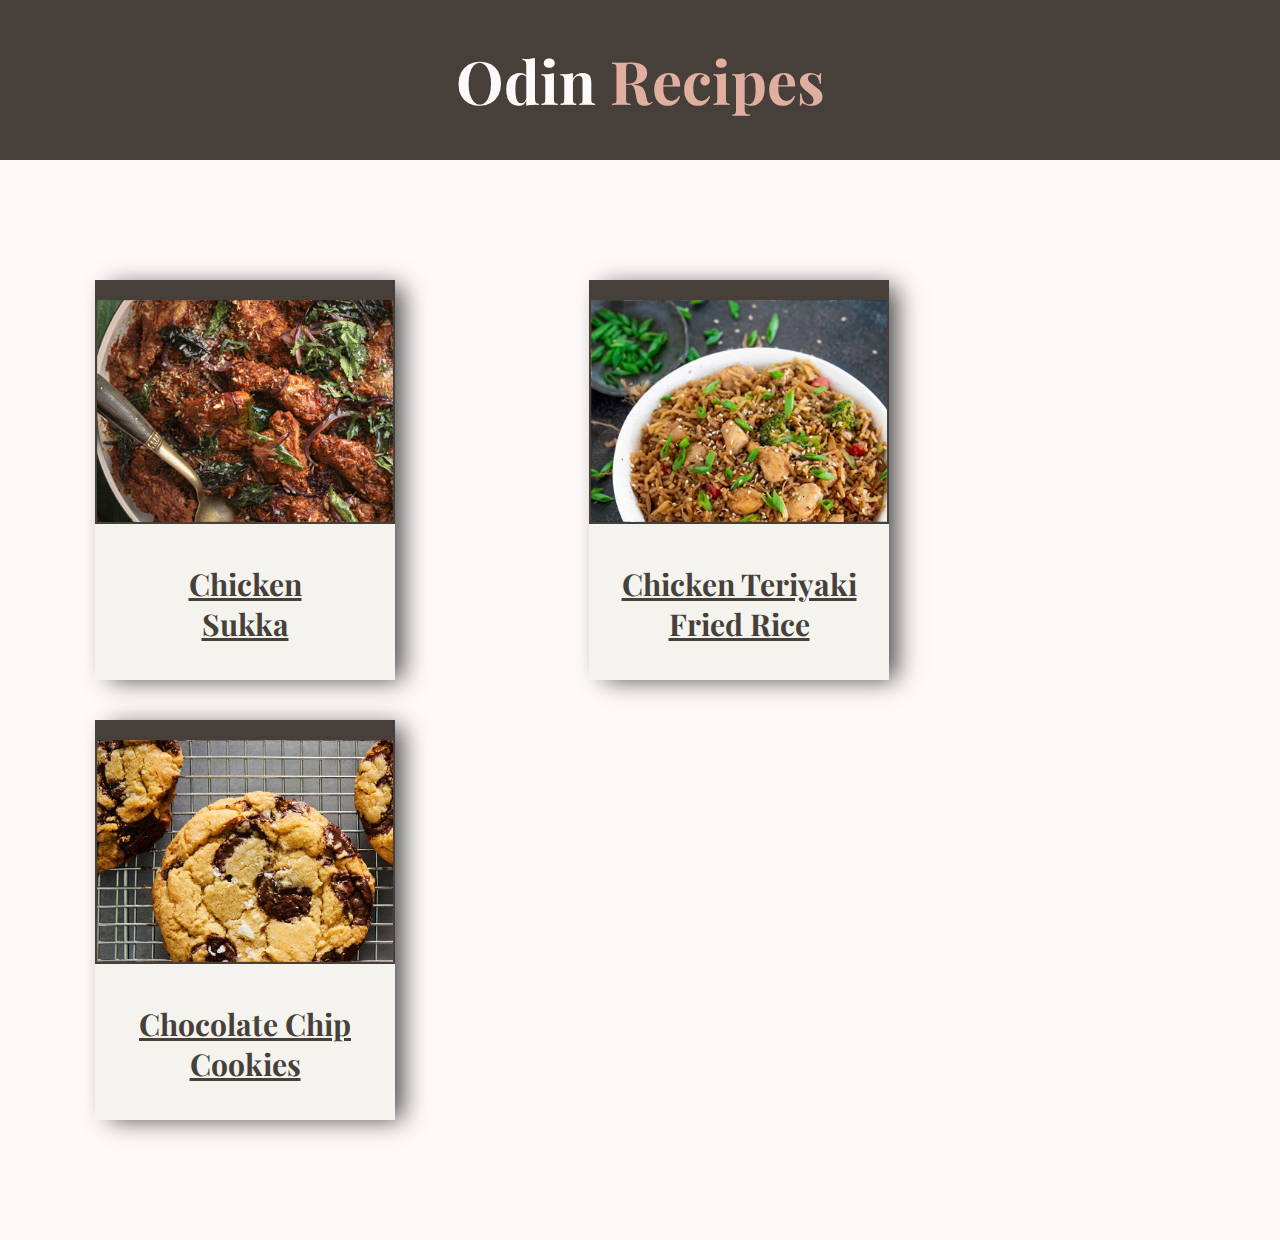
<file: index.html>
<!DOCTYPE html>
<html lang="en">
<head>
    <meta charset="UTF-8">
    <meta name="viewport" content="width=device-width, initial-scale=1.0">
    <title>Odin Recipes</title>
    <link rel="stylesheet" href="styles/home.css">
    <link rel="preconnect" href="https://fonts.googleapis.com">
    <link rel="preconnect" href="https://fonts.gstatic.com" crossorigin>
    <link href="https://fonts.googleapis.com/css2?family=Playfair+Display:ital,wght@0,400..900;1,400..900&display=swap" rel="stylesheet">
</head>
<body>
    <div class="main-container">
        <h1 class="title">Odin <span style="color: #E0AFA0;">Recipes</span></h1>
        <div class="card-container">
            <div class="card">
                <img class="recipe-img" src="img/sukka.jpg">
                <a class="card-title" href="./recipes/sukka.html">Chicken <br> Sukka</a>
            </div>
            <div class="card">
                <img class="recipe-img" src="img/teriyaki.jpg">
                <a class="card-title" href="./recipes/teriyaki.html">Chicken Teriyaki Fried Rice</a></div>
            <div class="card">
                <img class="recipe-img" src="img/cookie.jpg">
                <a class="card-title" href="./recipes/cookie.html">Chocolate Chip Cookies</a>
            </div>
        </div>
    </div>
</body>
</html>
</file>
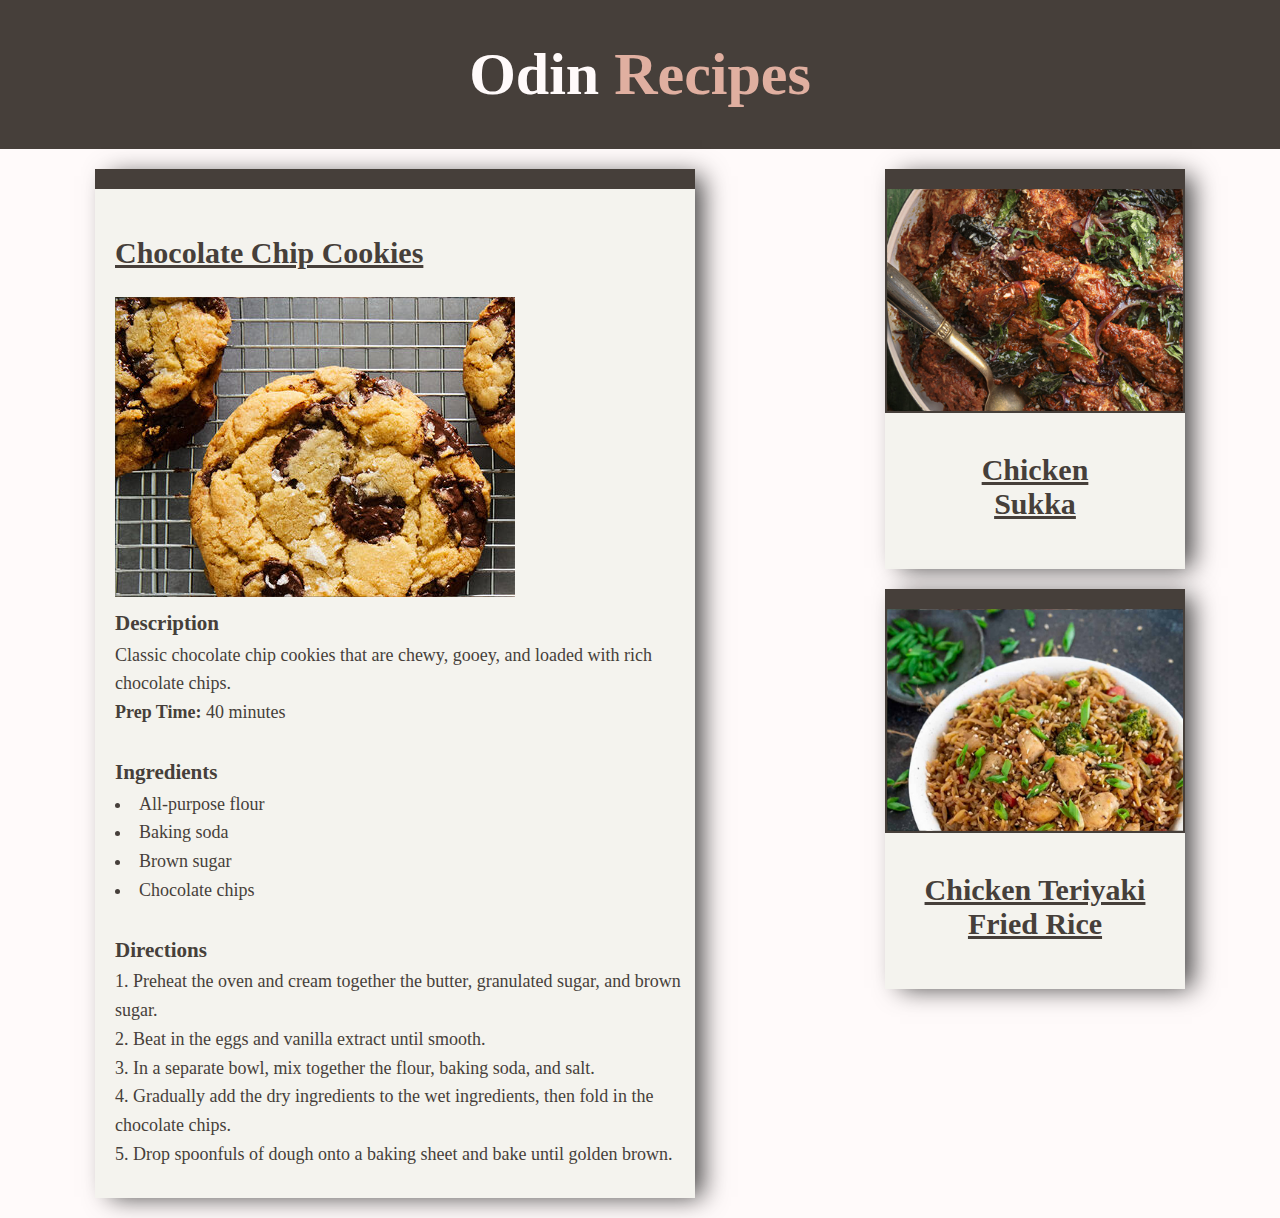
<file: recipes/cookie.html>
<!DOCTYPE html>
<html lang="en">
<head>
    <meta charset="UTF-8">
    <link rel="stylesheet" href="../styles/recipe.css">
    <meta name="viewport" content="width=device-width, initial-scale=1.0">
    <title>Chocolate Chip Cookie</title>
</head>
<body>
    <a class="title" href="../index.html">Odin <span style="color: #E0AFA0;">Recipes</span></a>
    <div class="main">
        <div class="recipe-card">
            <h1 class="recipe-title">Chocolate Chip Cookies</h1>
            <img class="recipe-img" src="../img/cookie.jpg">
            <h3>Description</h3>
            <p>Classic chocolate chip cookies that are chewy, gooey, and loaded with rich chocolate chips.</p>
            <p><strong>Prep Time: </strong>40 minutes</p>
            <br>
            <h3>Ingredients</h3>
            <ul>
                <li>All-purpose flour</li>
                <li>Baking soda</li>
                <li>Brown sugar</li>
                <li>Chocolate chips</li>
            </ul>
            <br>
            <h3>Directions</h3>
            <ol>
                <li>Preheat the oven and cream together the butter, granulated sugar, and brown sugar.</li>
                <li>Beat in the eggs and vanilla extract until smooth.</li>
                <li>In a separate bowl, mix together the flour, baking soda, and salt.</li>
                <li>Gradually add the dry ingredients to the wet ingredients, then fold in the chocolate chips.</li>
                <li>Drop spoonfuls of dough onto a baking sheet and bake until golden brown.</li>
            </ol>
            <br>
        </div>
        <div class="others">
            <div class="others-card">
                <img class="others-img" src="../img/sukka.jpg">
                <a class="others-title" href="../recipes/sukka.html">Chicken <br> Sukka</a>
            </div>
            <div class="others-card">
                <img class="others-img" src="../img/teriyaki.jpg">
                <a class="others-title" href="../recipes/teriyaki.html">Chicken Teriyaki Fried Rice</a>
            </div>
        </div>
    </div>
    
</body>
</html>
</file>
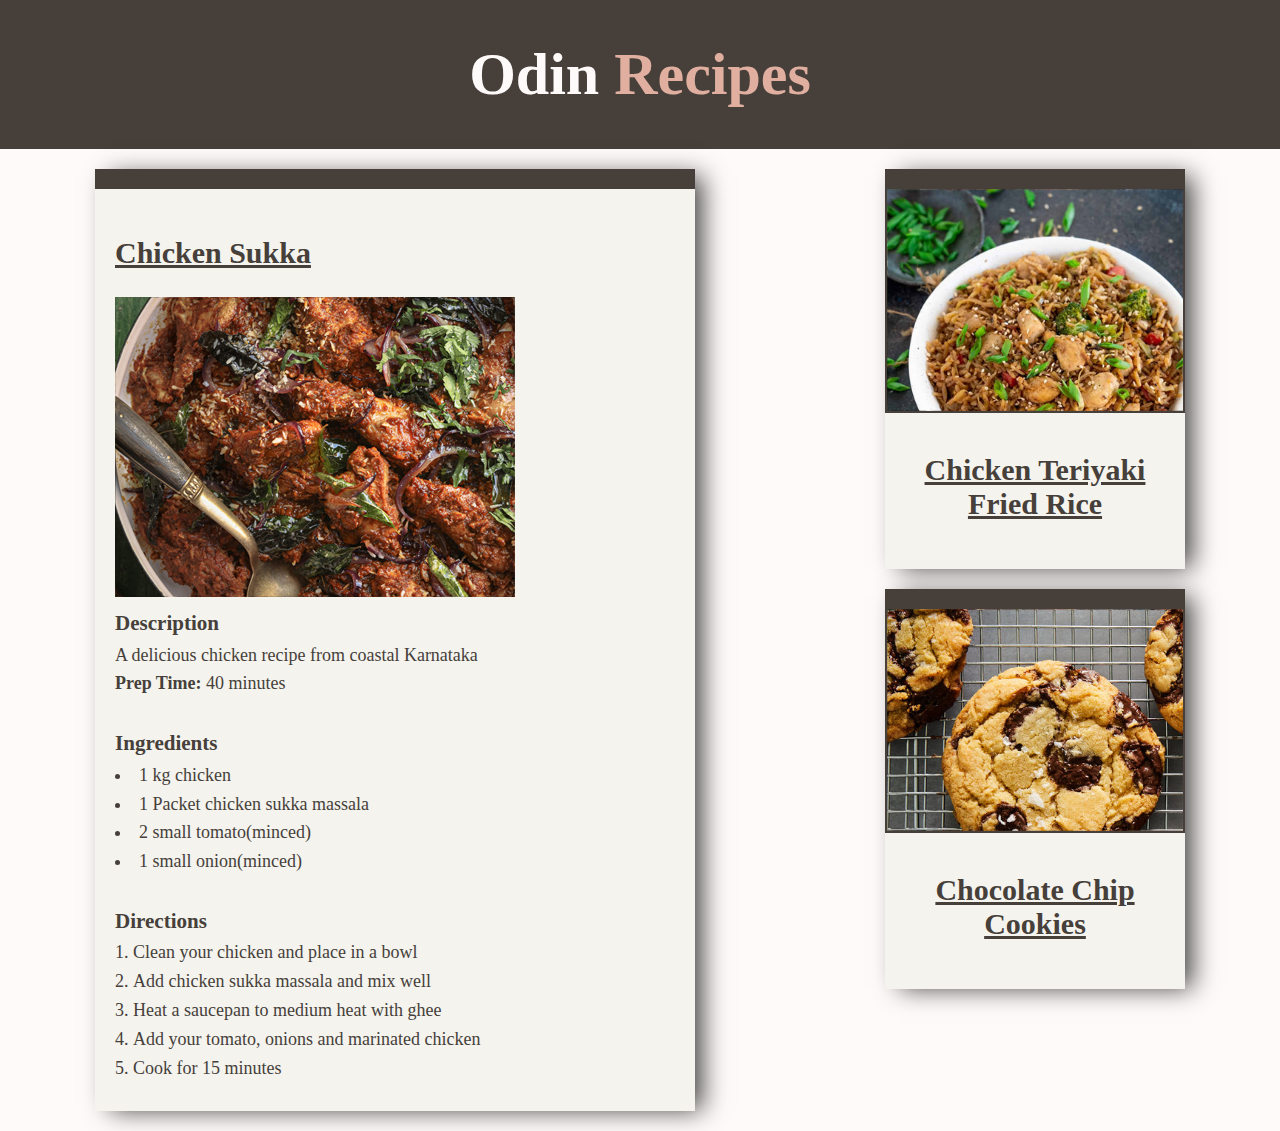
<file: recipes/sukka.html>
<!DOCTYPE html>
<html lang="en">
<head>
    <meta charset="UTF-8">
    <meta name="viewport" content="width=device-width, initial-scale=1.0">
    <title>Chicken Sukka</title>
    <link rel="stylesheet" href="../styles/recipe.css">
</head>
<body>
    <a class="title" href="../index.html">Odin <span style="color: #E0AFA0;">Recipes</span></a>
    <div class="main">
        <div class="recipe-card">
            <h1 class="recipe-title">Chicken Sukka</h1>
            <img class="recipe-img" src="../img/sukka.jpg">
            <h3>Description</h3>
            <p>A delicious chicken recipe from coastal Karnataka</p>
            <p><strong>Prep Time: </strong>40 minutes</p>
            <br>
            <h3>Ingredients</h3>
            <ul>
                <li>1 kg chicken</li>
                <li>1 Packet chicken sukka massala</li>
                <li>2 small tomato(minced)</li>
                <li>1 small onion(minced)</li>
            </ul>
            <br>
            <h3>Directions</h3>
            <ol>
                <li>Clean your chicken and place in a bowl</li>
                <li>Add chicken sukka massala and mix well</li>
                <li>Heat a saucepan to medium heat with ghee</li>
                <li>Add your tomato, onions and marinated chicken</li>
                <li>Cook for 15 minutes</li>
            </ol>
            <br>
        </div>
        <div class="others">
            <div class="others-card">
                <img class="others-img" src="../img/teriyaki.jpg">
                <a class="others-title" href="../recipes/teriyaki.html">Chicken Teriyaki Fried Rice</a></div>
            <div class="others-card">
                <img class="others-img" src="../img/cookie.jpg">
                <a class="others-title" href="../recipes/cookie.html">Chocolate Chip Cookies</a>
            </div>
        </div>
    </div>
    
</body>
</html>
</file>
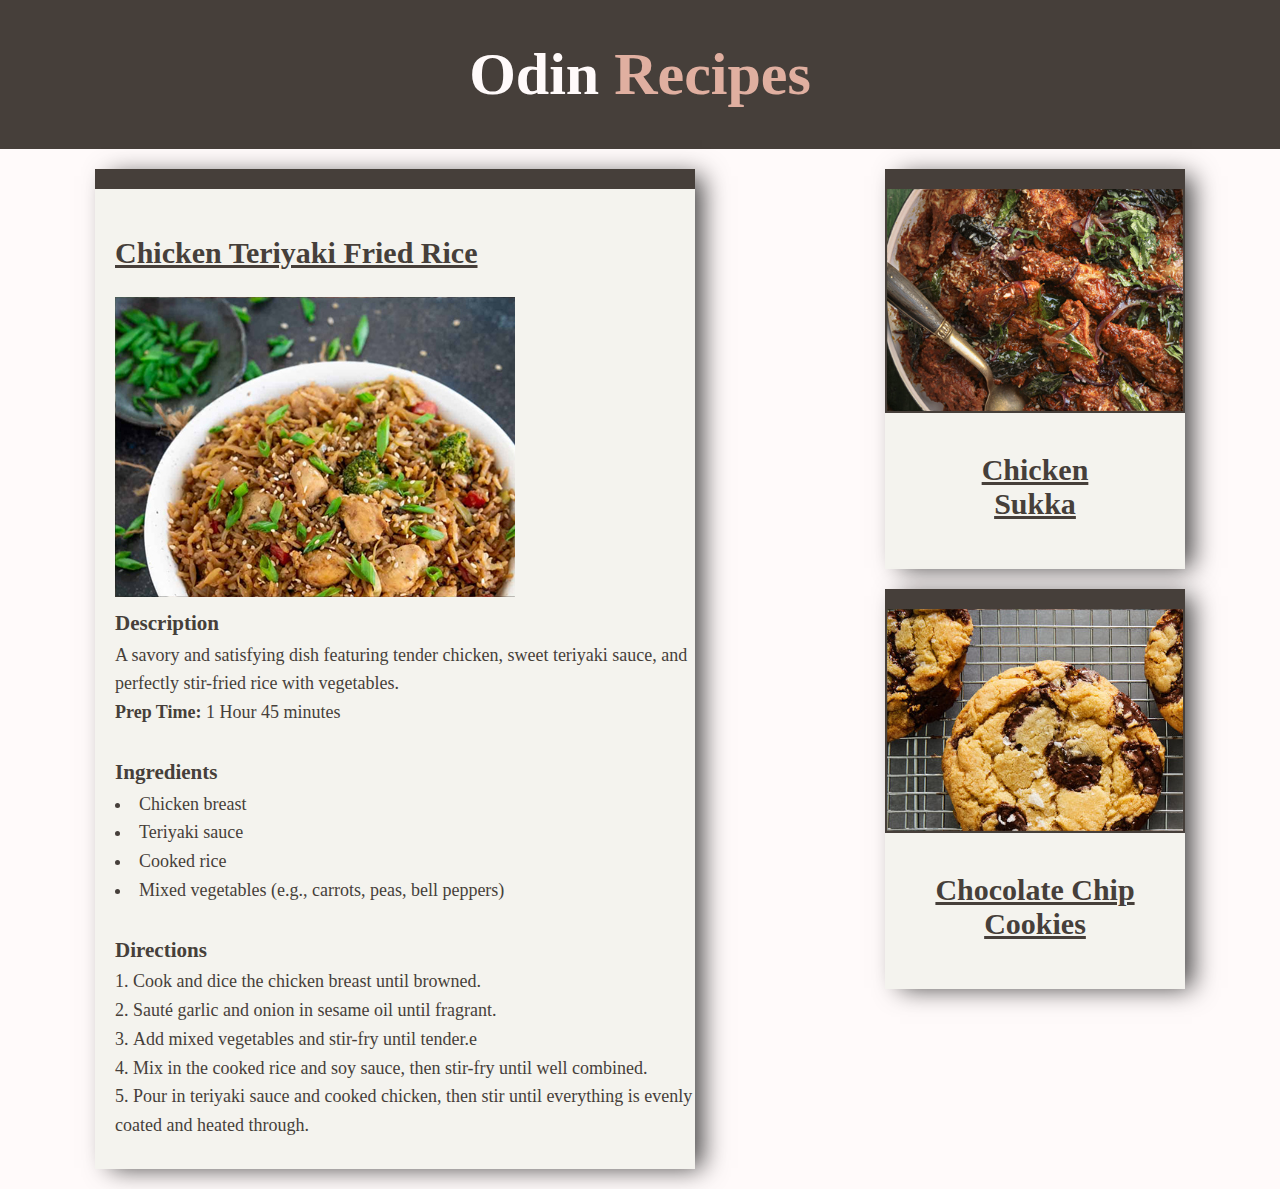
<file: recipes/teriyaki.html>
<!DOCTYPE html>
<html lang="en">
<head>
    <meta charset="UTF-8">
    <meta name="viewport" content="width=device-width, initial-scale=1.0">
    <title>Chicken Teriyaki Fried Rice</title>
    <link rel="stylesheet" href="../styles/recipe.css">
</head>
<body>
    <a class="title" href="../index.html">Odin <span style="color: #E0AFA0;">Recipes</span></a>
    <div class="main">
        <div class="recipe-card">
            <h1 class="recipe-title">Chicken Teriyaki Fried Rice</h1>
            <img class="recipe-img" src="../img/teriyaki.jpg">
            <h3>Description</h3>
            <p>A savory and satisfying dish featuring tender chicken, sweet teriyaki sauce, and perfectly stir-fried rice with vegetables.</p>
            <p><strong>Prep Time: </strong>1 Hour 45 minutes</p>
            <br>
            <h3>Ingredients</h3>
            <ul>
                <li>Chicken breast</li>
                <li>Teriyaki sauce</li>
                <li>Cooked rice</li>
                <li>Mixed vegetables (e.g., carrots, peas, bell peppers)</li>
            </ul>
            <br>
            <h3>Directions</h3>
            <ol>
                <li>Cook and dice the chicken breast until browned.</li>
                <li>Sauté garlic and onion in sesame oil until fragrant.</li>
                <li>Add mixed vegetables and stir-fry until tender.e</li>
                <li>Mix in the cooked rice and soy sauce, then stir-fry until well combined.</li>
                <li>Pour in teriyaki sauce and cooked chicken, then stir until everything is evenly coated and heated through.</li>
            </ol>
            <br>
        </div>
        <div class="others">
            <div class="others-card">
                <img class="others-img" src="../img/sukka.jpg">
                <a class="others-title" href="../recipes/sukka.html">Chicken <br> Sukka</a>
            </div>
            <div class="others-card">
                <img class="others-img" src="../img/cookie.jpg">
                <a class="others-title" href="../recipes/cookie.html">Chocolate Chip Cookies</a>
            </div>
        </div>
    </div>
   
</div>
    
</body>
</html>
</file>
<file: styles/home.css>
*{
    box-sizing: border-box;
    margin: 0px;
    padding: 0px;
}

body{
    background-color: #FFFAFA;
}


.title{
    text-align: center;
    font-family: "Playfair Display", serif;
    background-color: #463f3a;
    padding:40px;
    font-size: 60px;
    font-weight: bold;
    color:#FFFAFA;
}
.card-container{
    margin:auto;
    padding:100px 0px;
}
.card{
    width:300px;
    height:400px;
    margin:20px 95px;
    background-color: #F4F3EE;
    border-top:20px #463f3a solid;
    display:inline-block;
    text-align: center;
    box-shadow: 11px 3px 24px -4px rgba(0,0,0,0.75);
}
.recipe-img{
    width:300px;
    display: block;
    margin:auto;
    border-left:2.5px #463f3a solid;
    border-right:2.5px #463f3a solid;
    border-bottom:2.5px #463f3a solid;
}
.card-title{
    text-align: center;
    font-family: "Playfair Display", serif;
    padding:40px 10px;
    font-size: 30px;
    font-weight: bold;
    color:#463f3a;
    display: inline-block;

}
</file>
<file: styles/recipe.css>
*{
    box-sizing: border-box;
    margin: 0px;
    padding: 0px;
}


.title{
    text-align: center;
    font-family: "Playfair Display", serif;
    background-color: #463f3a;
    padding:40px;
    font-size: 60px;
    font-weight: bold;
    color:#FFFAFA;
    text-decoration: none;
    display: block;
}
body{
    background-color: #FFFAFA;
}
.recipe-card{
    width:700px;
    margin:20px 95px;
    background-color: #F4F3EE;
    border-top:20px #463f3a solid;
    display:inline-block;
    box-shadow: 11px 3px 24px -4px rgba(0,0,0,0.75);
    padding-left: 20px;
    font-family: "Playfair Display", serif;
    color:#463f3a;
    font-size: 18px;
    line-height: 1.6;
}
ul,ol {
    list-style-position: inside;
 }

 .recipe-title{
    font-family: "Playfair Display", serif;
    text-decoration: underline;
    padding:40px 0px 20px 0px;
    font-size: 30px;
    font-weight: bold;
    color:#463f3a;
    display: inline-block;

}

.recipe-img{
    width:400px;
    display:block;
    padding-bottom:10px;
}
.main{
    display:flex;
}
.others{
    width: 500px;
    display: inline-blk;    
}
.others-card{
    width:300px;
    height:400px;
    margin:20px 95px;
    background-color: #F4F3EE;
    border-top:20px #463f3a solid;
    display:block;
    text-align: center;
    box-shadow: 11px 3px 24px -4px rgba(0,0,0,0.75);
}
.others-img{
    width:300px;
    display: block;
    margin:auto;
    border-left:2.5px #463f3a solid;
    border-right:2.5px #463f3a solid;
    border-bottom:2.5px #463f3a solid;
}
.others-title{
    text-align: center;
    font-family: "Playfair Display", serif;
    padding:40px 10px;
    font-size: 30px;
    font-weight: bold;
    color:#463f3a;
    display: inline-block;

}
</file>
